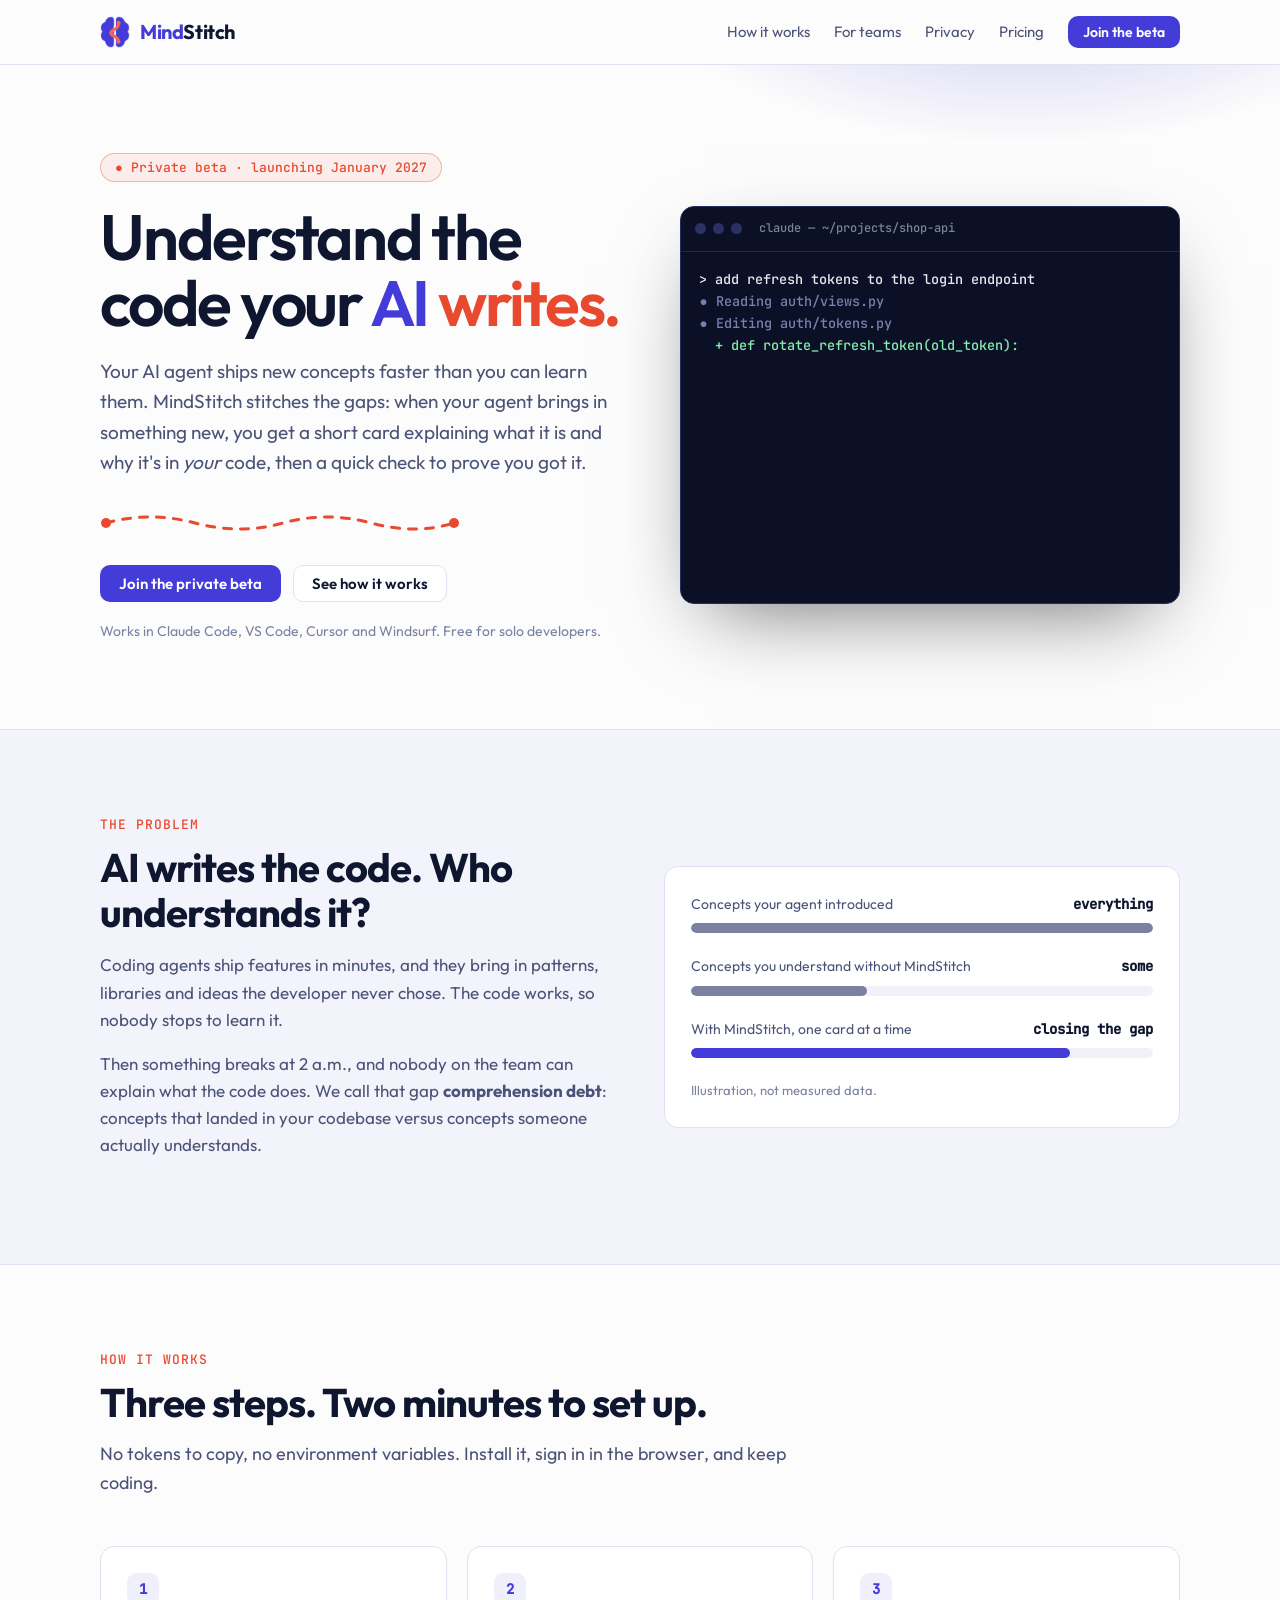
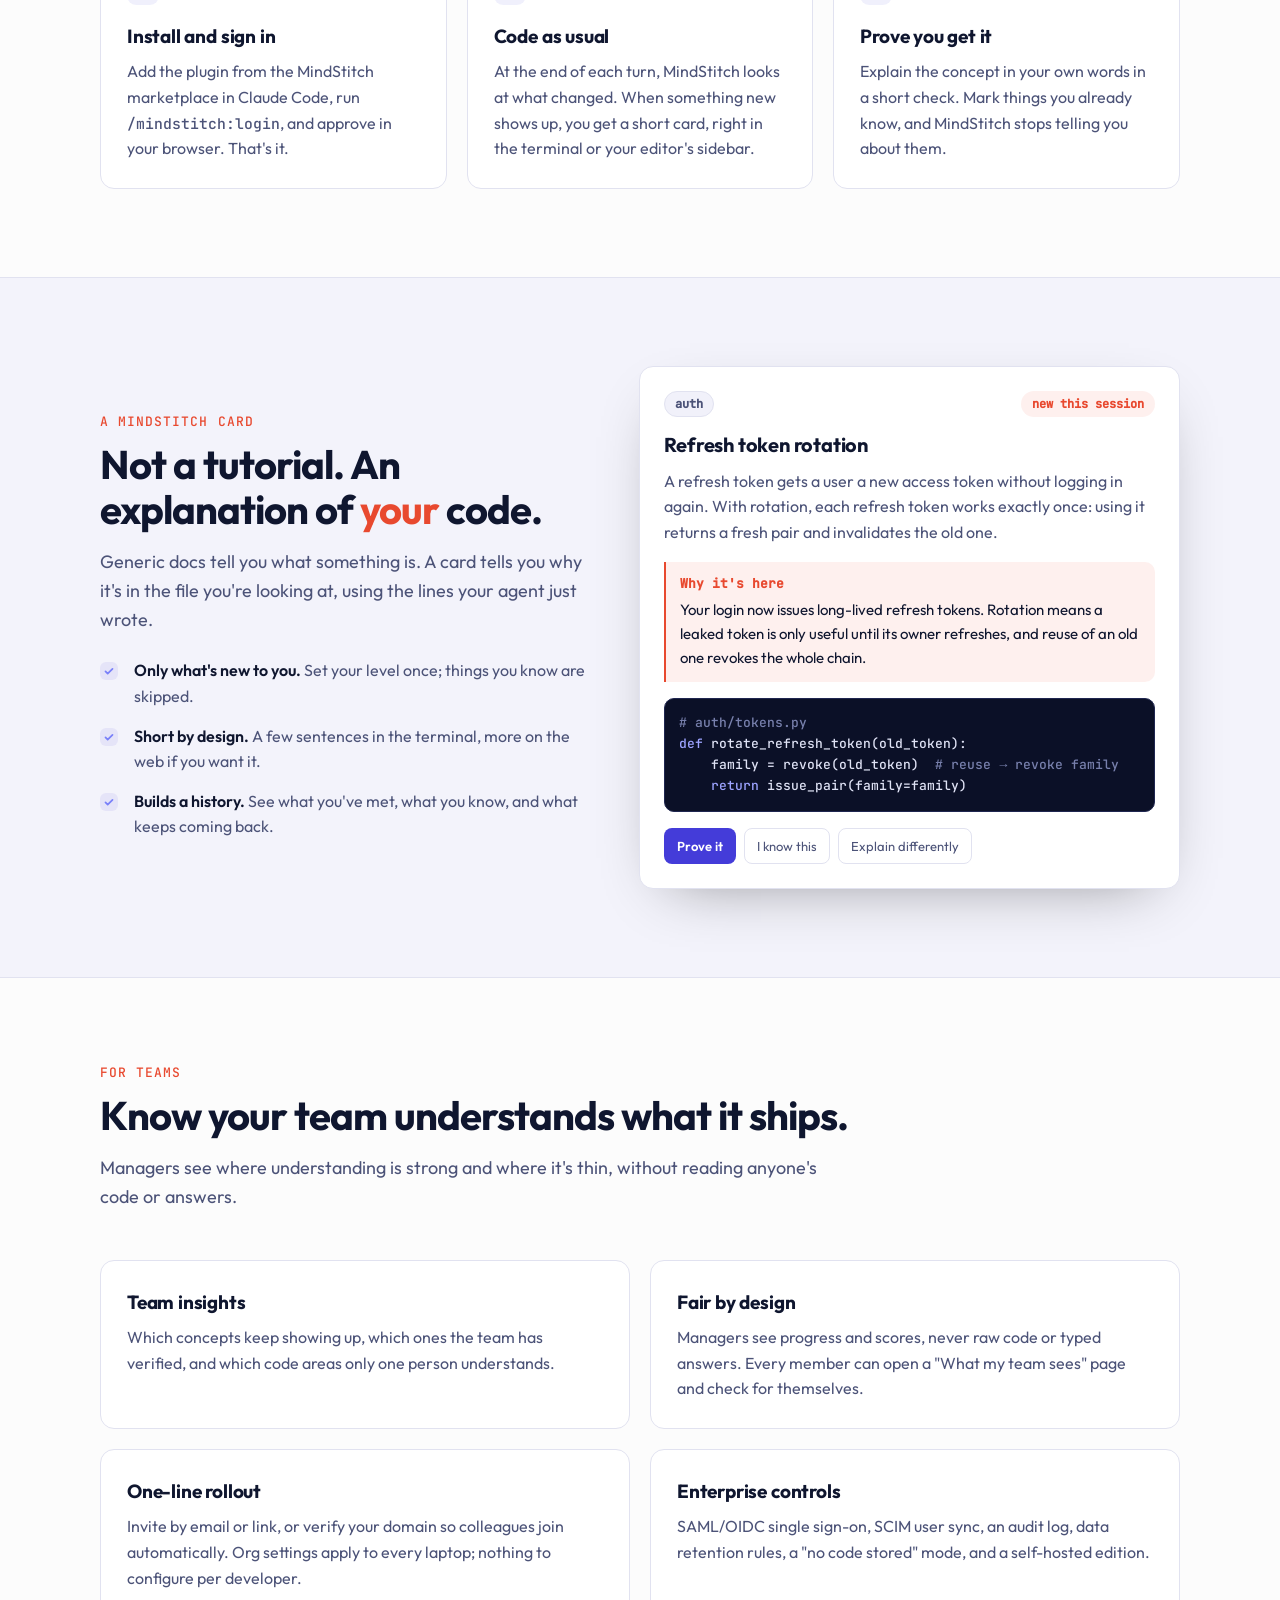
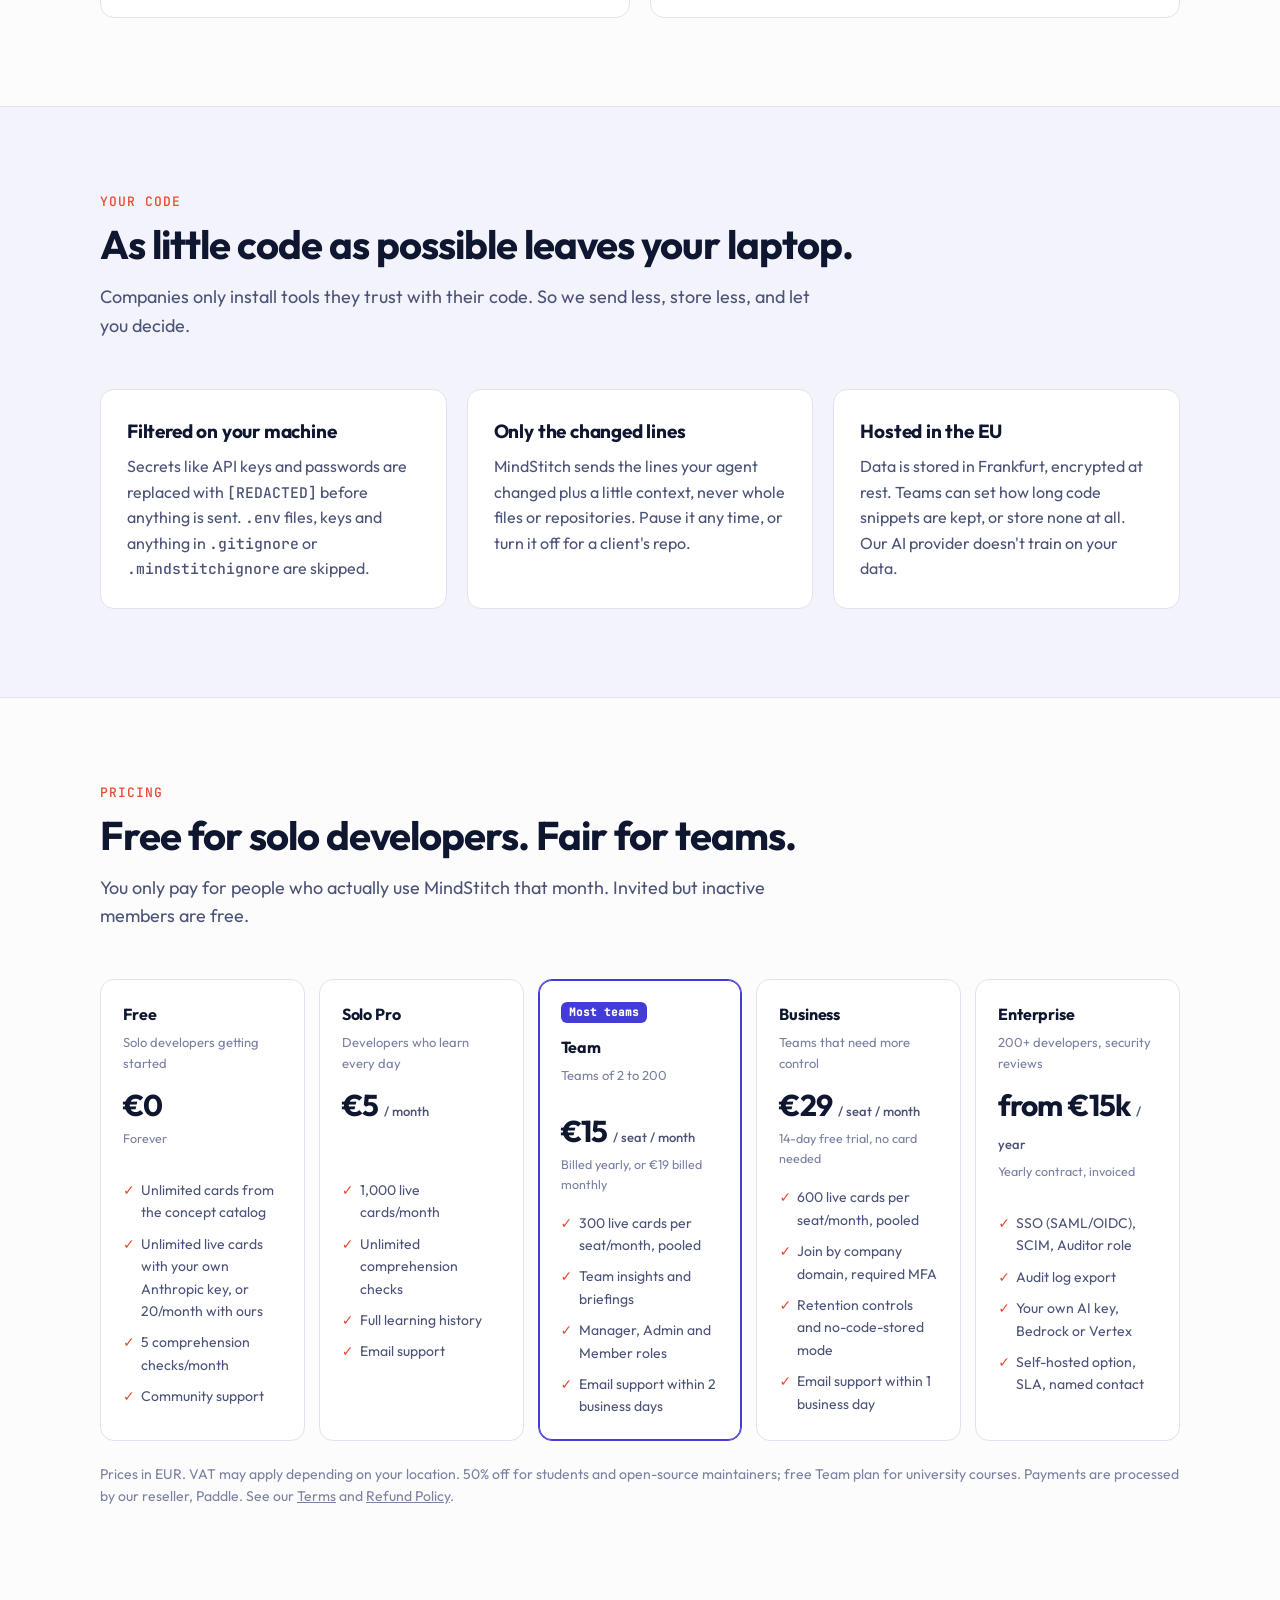
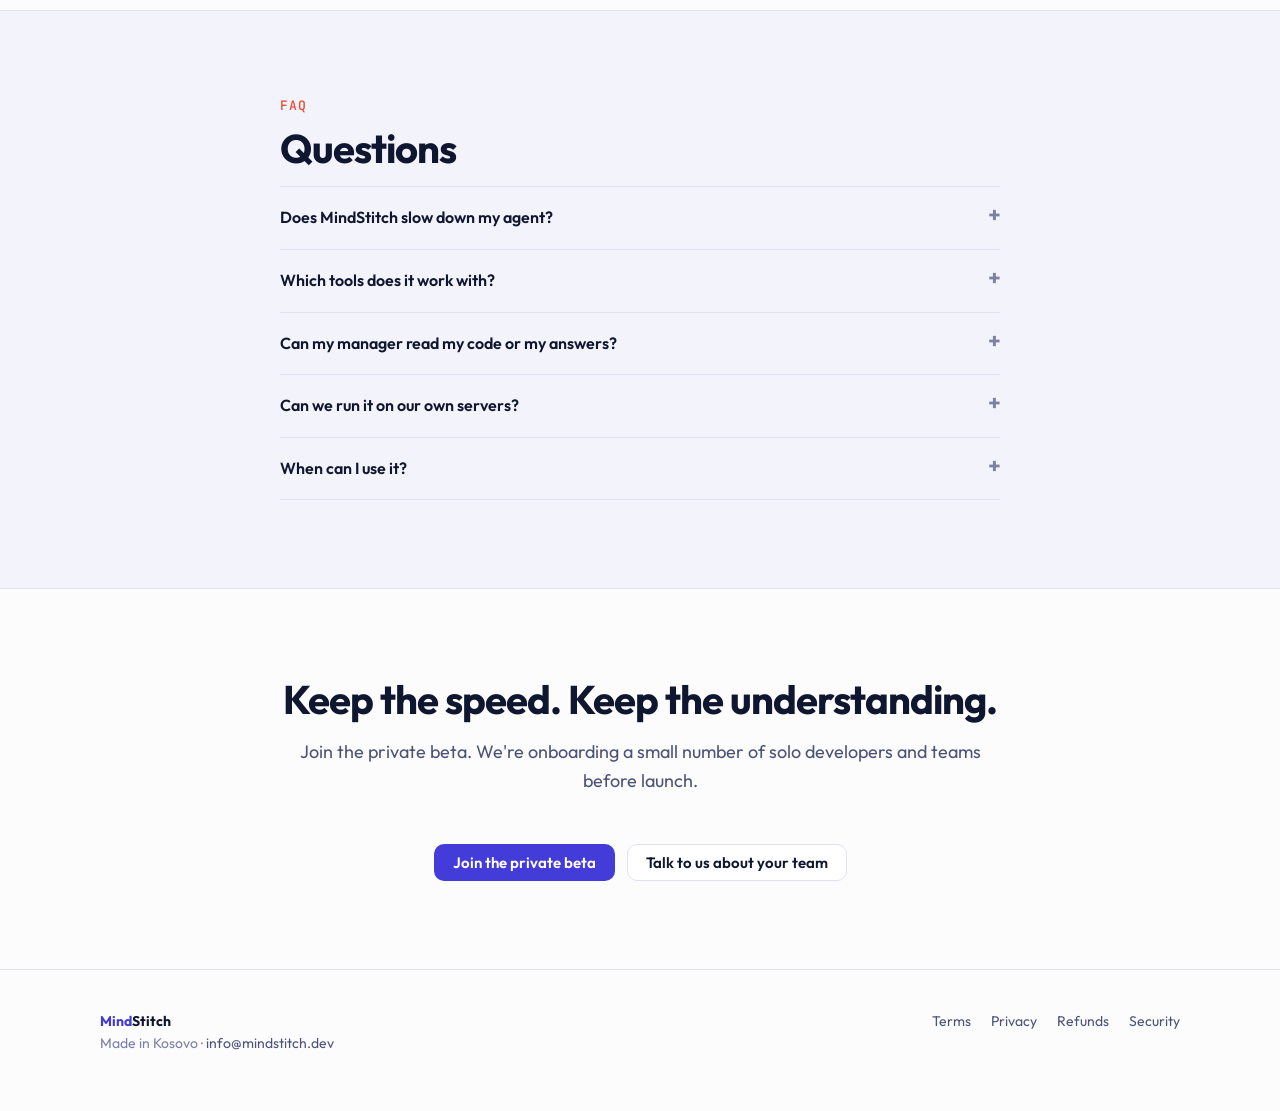
<file: index.html>
<!doctype html>
<html lang="en">
<head>
  <meta charset="utf-8">
  <meta name="viewport" content="width=device-width, initial-scale=1">
  <title>MindStitch: understand the code your AI writes</title>
  <meta name="description" content="MindStitch is a Claude Code plugin and VS Code extension that explains the new concepts your AI coding agent introduces, in your own code, while it builds. Launching January 2027.">
  <link rel="icon" type="image/png" href="/favicon.png">
  <link rel="apple-touch-icon" href="/apple-touch-icon.png">
  <meta name="theme-color" content="#0F162F">
  <link rel="canonical" href="https://mindstitch.dev/">
  <meta property="og:title" content="MindStitch: understand the code your AI writes">
  <meta property="og:description" content="Understand the code your AI writes. Short explanations of every new concept your coding agent brings in, right where you work.">
  <meta property="og:url" content="https://mindstitch.dev/">
  <meta property="og:type" content="website">
  <meta property="og:image" content="https://mindstitch.dev/assets/og-image.png">
  <meta name="twitter:card" content="summary_large_image">
  <link rel="stylesheet" href="/styles.css">
</head>
<body>

<header class="nav">
  <div class="wrap">
    <a class="brand" href="/" aria-label="MindStitch home">
      <picture>
        <source srcset="/assets/logo-mark-indigo.png" media="(prefers-color-scheme: light)">
        <img src="/assets/logo-mark.png" alt="" width="30" height="31">
      </picture>
      <span class="wm"><span class="m">Mind</span>Stitch</span>
    </a>
    <nav class="nav-links" aria-label="Main">
      <a href="#how">How it works</a>
      <a href="#teams">For teams</a>
      <a href="#privacy">Privacy</a>
      <a href="#pricing">Pricing</a>
      <a class="btn btn-primary" href="mailto:info@mindstitch.dev?subject=MindStitch%20beta%20access">Join the beta</a>
    </nav>
  </div>
</header>

<main>
  <!-- Hero -->
  <section class="hero" aria-labelledby="hero-title">
    <div class="wrap">
      <div>
        <span class="eyebrow">● Private beta · launching January 2027</span>
        <h1 id="hero-title">Understand the code your <span class="l">AI</span> <span class="c">writes.</span></h1>
        <p class="lede">Your AI agent ships new concepts faster than you can learn them. MindStitch stitches the gaps: when your agent brings in something new, you get a short card explaining what it is and why it's in <em>your</em> code, then a quick check to prove you got it.</p>
        <svg class="stitch" viewBox="0 0 360 24" preserveAspectRatio="none" aria-hidden="true"><circle cx="6" cy="12" r="5"/><path d="M6 12 Q 50 0 95 12 T 183 12 T 271 12 T 354 12"/><circle cx="354" cy="12" r="5"/></svg>
        <div class="cta-row" style="margin-top:30px">
          <a class="btn btn-primary" href="mailto:info@mindstitch.dev?subject=MindStitch%20beta%20access">Join the private beta</a>
          <a class="btn" href="#how">See how it works</a>
          <p class="small">Works in Claude Code, VS Code, Cursor and Windsurf. Free for solo developers.</p>
        </div>
      </div>

      <div class="terminal" role="img" aria-label="A Claude Code session: the agent adds refresh token rotation to a login API, and a MindStitch card appears explaining refresh token rotation.">
        <div class="term-bar"><span></span><span></span><span></span><b>claude — ~/projects/shop-api</b></div>
        <div class="term-body" id="term" aria-hidden="true">
<div class="t-line t-user">&gt; add refresh tokens to the login endpoint</div>
<div class="t-line t-dim">● Reading auth/views.py</div>
<div class="t-line t-dim">● Editing auth/tokens.py</div>
<div class="t-line"><span class="t-add">  + def rotate_refresh_token(old_token):</span></div>
<div class="t-line"><span class="t-add">  +     family = revoke(old_token)</span></div>
<div class="t-line"><span class="t-add">  +     return issue_pair(family=family)</span></div>
<div class="t-line t-ok">✓ Done. Login now returns an access + refresh token pair.</div>
<div class="t-line t-card"><span class="t-title">◆ MindStitch · Refresh token rotation</span>
Every time a refresh token is used, it's swapped for a new one and the old one dies. If a stolen token is ever reused, the whole family is revoked.
<span class="t-dim">Here: auth/tokens.py, rotate_refresh_token()</span>
<span class="t-link">Read more &amp; prove it → mindstitch.dev/c/8f2a</span></div>
        </div>
      </div>
    </div>
  </section>

  <!-- Problem -->
  <section class="alt" aria-labelledby="debt-title">
    <div class="wrap debt">
      <div>
        <div class="kicker">The problem</div>
        <h2 id="debt-title">AI writes the code. Who understands it?</h2>
        <p>Coding agents ship features in minutes, and they bring in patterns, libraries and ideas the developer never chose. The code works, so nobody stops to learn it.</p>
        <p>Then something breaks at 2 a.m., and nobody on the team can explain what the code does. We call that gap <strong>comprehension debt</strong>: concepts that landed in your codebase versus concepts someone actually understands.</p>
      </div>
      <div class="meter" aria-label="Illustration of comprehension debt">
        <div class="meter-row"><span>Concepts your agent introduced</span><b>everything</b></div>
        <div class="bar"><i style="width:100%"></i></div>
        <div class="meter-row"><span>Concepts you understand without MindStitch</span><b>some</b></div>
        <div class="bar"><i style="width:38%"></i></div>
        <div class="meter-row"><span>With MindStitch, one card at a time</span><b>closing the gap</b></div>
        <div class="bar accent"><i style="width:82%"></i></div>
        <p class="note">Illustration, not measured data.</p>
      </div>
    </div>
  </section>

  <!-- How it works -->
  <section id="how" aria-labelledby="how-title">
    <div class="wrap">
      <div class="kicker">How it works</div>
      <h2 id="how-title">Three steps. Two minutes to set up.</h2>
      <p class="section-lede">No tokens to copy, no environment variables. Install it, sign in in the browser, and keep coding.</p>
      <div class="grid-3">
        <div class="panel">
          <div class="step-num">1</div>
          <h3>Install and sign in</h3>
          <p>Add the plugin from the MindStitch marketplace in Claude Code, run <code>/mindstitch:login</code>, and approve in your browser. That's it.</p>
        </div>
        <div class="panel">
          <div class="step-num">2</div>
          <h3>Code as usual</h3>
          <p>At the end of each turn, MindStitch looks at what changed. When something new shows up, you get a short card, right in the terminal or your editor's sidebar.</p>
        </div>
        <div class="panel">
          <div class="step-num">3</div>
          <h3>Prove you get it</h3>
          <p>Explain the concept in your own words in a short check. Mark things you already know, and MindStitch stops telling you about them.</p>
        </div>
      </div>
    </div>
  </section>

  <!-- Sample card -->
  <section class="alt" aria-labelledby="card-title">
    <div class="wrap sample">
      <div>
        <div class="kicker">A MindStitch card</div>
        <h2 id="card-title">Not a tutorial. An explanation of <em style="font-style:normal;color:var(--coral)">your</em> code.</h2>
        <p class="section-lede" style="margin-bottom:24px">Generic docs tell you what something is. A card tells you why it's in the file you're looking at, using the lines your agent just wrote.</p>
        <ul class="checklist">
          <li><span><b>Only what's new to you.</b> Set your level once; things you know are skipped.</span></li>
          <li><span><b>Short by design.</b> A few sentences in the terminal, more on the web if you want it.</span></li>
          <li><span><b>Builds a history.</b> See what you've met, what you know, and what keeps coming back.</span></li>
        </ul>
      </div>
      <article class="card" aria-label="Example card: Refresh token rotation">
        <div class="card-head">
          <span class="chip">auth</span>
          <span class="chip new">new this session</span>
        </div>
        <h3>Refresh token rotation</h3>
        <p>A refresh token gets a user a new access token without logging in again. With rotation, each refresh token works exactly once: using it returns a fresh pair and invalidates the old one.</p>
        <div class="why">
          <strong>Why it's here</strong>
          <p>Your login now issues long-lived refresh tokens. Rotation means a leaked token is only useful until its owner refreshes, and reuse of an old one revokes the whole chain.</p>
        </div>
<pre class="snippet"><span class="c"># auth/tokens.py</span>
<span class="k">def</span> rotate_refresh_token(old_token):
    family = revoke(old_token)  <span class="c"># reuse → revoke family</span>
    <span class="k">return</span> issue_pair(family=family)</pre>
        <div class="card-actions">
          <span class="primary">Prove it</span>
          <span>I know this</span>
          <span>Explain differently</span>
        </div>
      </article>
    </div>
  </section>

  <!-- Teams -->
  <section id="teams" aria-labelledby="teams-title">
    <div class="wrap">
      <div class="kicker">For teams</div>
      <h2 id="teams-title">Know your team understands what it ships.</h2>
      <p class="section-lede">Managers see where understanding is strong and where it's thin, without reading anyone's code or answers.</p>
      <div class="grid-2">
        <div class="panel">
          <h3>Team insights</h3>
          <p>Which concepts keep showing up, which ones the team has verified, and which code areas only one person understands.</p>
        </div>
        <div class="panel">
          <h3>Fair by design</h3>
          <p>Managers see progress and scores, never raw code or typed answers. Every member can open a "What my team sees" page and check for themselves.</p>
        </div>
        <div class="panel">
          <h3>One-line rollout</h3>
          <p>Invite by email or link, or verify your domain so colleagues join automatically. Org settings apply to every laptop; nothing to configure per developer.</p>
        </div>
        <div class="panel">
          <h3>Enterprise controls</h3>
          <p>SAML/OIDC single sign-on, SCIM user sync, an audit log, data retention rules, a "no code stored" mode, and a self-hosted edition.</p>
        </div>
      </div>
    </div>
  </section>

  <!-- Privacy -->
  <section id="privacy" class="alt" aria-labelledby="privacy-title">
    <div class="wrap">
      <div class="kicker">Your code</div>
      <h2 id="privacy-title">As little code as possible leaves your laptop.</h2>
      <p class="section-lede">Companies only install tools they trust with their code. So we send less, store less, and let you decide.</p>
      <div class="grid-3">
        <div class="panel">
          <h3>Filtered on your machine</h3>
          <p>Secrets like API keys and passwords are replaced with <code>[REDACTED]</code> before anything is sent. <code>.env</code> files, keys and anything in <code>.gitignore</code> or <code>.mindstitchignore</code> are skipped.</p>
        </div>
        <div class="panel">
          <h3>Only the changed lines</h3>
          <p>MindStitch sends the lines your agent changed plus a little context, never whole files or repositories. Pause it any time, or turn it off for a client's repo.</p>
        </div>
        <div class="panel">
          <h3>Hosted in the EU</h3>
          <p>Data is stored in Frankfurt, encrypted at rest. Teams can set how long code snippets are kept, or store none at all. Our AI provider doesn't train on your data.</p>
        </div>
      </div>
    </div>
  </section>

  <!-- Pricing -->
  <section id="pricing" aria-labelledby="pricing-title">
    <div class="wrap">
      <div class="kicker">Pricing</div>
      <h2 id="pricing-title">Free for solo developers. Fair for teams.</h2>
      <p class="section-lede">You only pay for people who actually use MindStitch that month. Invited but inactive members are free.</p>
      <div class="pricing">
        <div class="plan">
          <h3>Free</h3>
          <p class="who">Solo developers getting started</p>
          <div class="price">€0</div>
          <p class="price-note">Forever</p>
          <ul>
            <li>Unlimited cards from the concept catalog</li>
            <li>Unlimited live cards with your own Anthropic key, or 20/month with ours</li>
            <li>5 comprehension checks/month</li>
            <li>Community support</li>
          </ul>
        </div>
        <div class="plan">
          <h3>Solo Pro</h3>
          <p class="who">Developers who learn every day</p>
          <div class="price">€5 <small>/ month</small></div>
          <p class="price-note">&nbsp;</p>
          <ul>
            <li>1,000 live cards/month</li>
            <li>Unlimited comprehension checks</li>
            <li>Full learning history</li>
            <li>Email support</li>
          </ul>
        </div>
        <div class="plan featured">
          <span class="badge">Most teams</span>
          <h3>Team</h3>
          <p class="who">Teams of 2 to 200</p>
          <div class="price">€15 <small>/ seat / month</small></div>
          <p class="price-note">Billed yearly, or €19 billed monthly</p>
          <ul>
            <li>300 live cards per seat/month, pooled</li>
            <li>Team insights and briefings</li>
            <li>Manager, Admin and Member roles</li>
            <li>Email support within 2 business days</li>
          </ul>
        </div>
        <div class="plan">
          <h3>Business</h3>
          <p class="who">Teams that need more control</p>
          <div class="price">€29 <small>/ seat / month</small></div>
          <p class="price-note">14-day free trial, no card needed</p>
          <ul>
            <li>600 live cards per seat/month, pooled</li>
            <li>Join by company domain, required MFA</li>
            <li>Retention controls and no-code-stored mode</li>
            <li>Email support within 1 business day</li>
          </ul>
        </div>
        <div class="plan">
          <h3>Enterprise</h3>
          <p class="who">200+ developers, security reviews</p>
          <div class="price">from €15k <small>/ year</small></div>
          <p class="price-note">Yearly contract, invoiced</p>
          <ul>
            <li>SSO (SAML/OIDC), SCIM, Auditor role</li>
            <li>Audit log export</li>
            <li>Your own AI key, Bedrock or Vertex</li>
            <li>Self-hosted option, SLA, named contact</li>
          </ul>
        </div>
      </div>
      <p class="pricing-foot">Prices in EUR. VAT may apply depending on your location. 50% off for students and open-source maintainers; free Team plan for university courses. Payments are processed by our reseller, Paddle. See our <a href="terms.html">Terms</a> and <a href="refund.html">Refund Policy</a>.</p>
    </div>
  </section>

  <!-- FAQ -->
  <section class="alt" aria-labelledby="faq-title">
    <div class="wrap narrow">
      <div class="kicker">FAQ</div>
      <h2 id="faq-title">Questions</h2>
      <details>
        <summary>Does MindStitch slow down my agent?</summary>
        <p>No. The plugin collects changes locally and sends them once at the end of a turn, in well under a second. If MindStitch is unreachable, your session carries on and events are sent later.</p>
      </details>
      <details>
        <summary>Which tools does it work with?</summary>
        <p>At launch: Claude Code (plugin) and VS Code, Cursor, Windsurf and VSCodium (extension). Support for other coding agents with hooks is planned.</p>
      </details>
      <details>
        <summary>Can my manager read my code or my answers?</summary>
        <p>No. Managers see which concepts you've met and your check scores. They never see code snippets, and they only see a typed answer if it's flagged for review.</p>
      </details>
      <details>
        <summary>Can we run it on our own servers?</summary>
        <p>Yes, on the Enterprise plan. The self-hosted edition is the same software we run, packaged for Docker Compose or Kubernetes, and it can work fully offline with catalog-only cards.</p>
      </details>
      <details>
        <summary>When can I use it?</summary>
        <p>We're in private beta now and launching publicly in January 2027. Email us to get early access.</p>
      </details>
    </div>
  </section>

  <!-- Final CTA -->
  <section class="final" aria-labelledby="final-title">
    <div class="wrap">
      <h2 id="final-title">Keep the speed. Keep the understanding.</h2>
      <p class="section-lede">Join the private beta. We're onboarding a small number of solo developers and teams before launch.</p>
      <div class="cta-row">
        <a class="btn btn-primary" href="mailto:info@mindstitch.dev?subject=MindStitch%20beta%20access">Join the private beta</a>
        <a class="btn" href="mailto:info@mindstitch.dev?subject=MindStitch%20for%20my%20team">Talk to us about your team</a>
      </div>
    </div>
  </section>
</main>

<footer>
  <div class="wrap">
    <div>
      <strong style="color:var(--text)"><span style="color:var(--brand)">Mind</span>Stitch</strong><br>
      Made in Kosovo · <a href="mailto:info@mindstitch.dev">info@mindstitch.dev</a>
    </div>
    <nav aria-label="Legal">
      <a href="terms.html">Terms</a>
      <a href="privacy.html">Privacy</a>
      <a href="refund.html">Refunds</a>
      <a href="/.well-known/security.txt">Security</a>
    </nav>
  </div>
</footer>

<script>
  // Reveal the terminal lines one by one, then loop. Respects reduced motion.
  (function () {
    var lines = Array.prototype.slice.call(document.querySelectorAll('#term .t-line'));
    var reduce = window.matchMedia && window.matchMedia('(prefers-reduced-motion: reduce)').matches;
    if (reduce) { lines.forEach(function (l) { l.classList.add('on'); }); return; }
    var delays = [300, 900, 600, 350, 250, 250, 700, 1100];
    function run() {
      lines.forEach(function (l) { l.classList.remove('on'); });
      var t = 0;
      lines.forEach(function (l, i) { t += delays[i] || 400; setTimeout(function () { l.classList.add('on'); }, t); });
      setTimeout(run, t + 6500);
    }
    run();
  })();
</script>
</body>
</html>
</file>
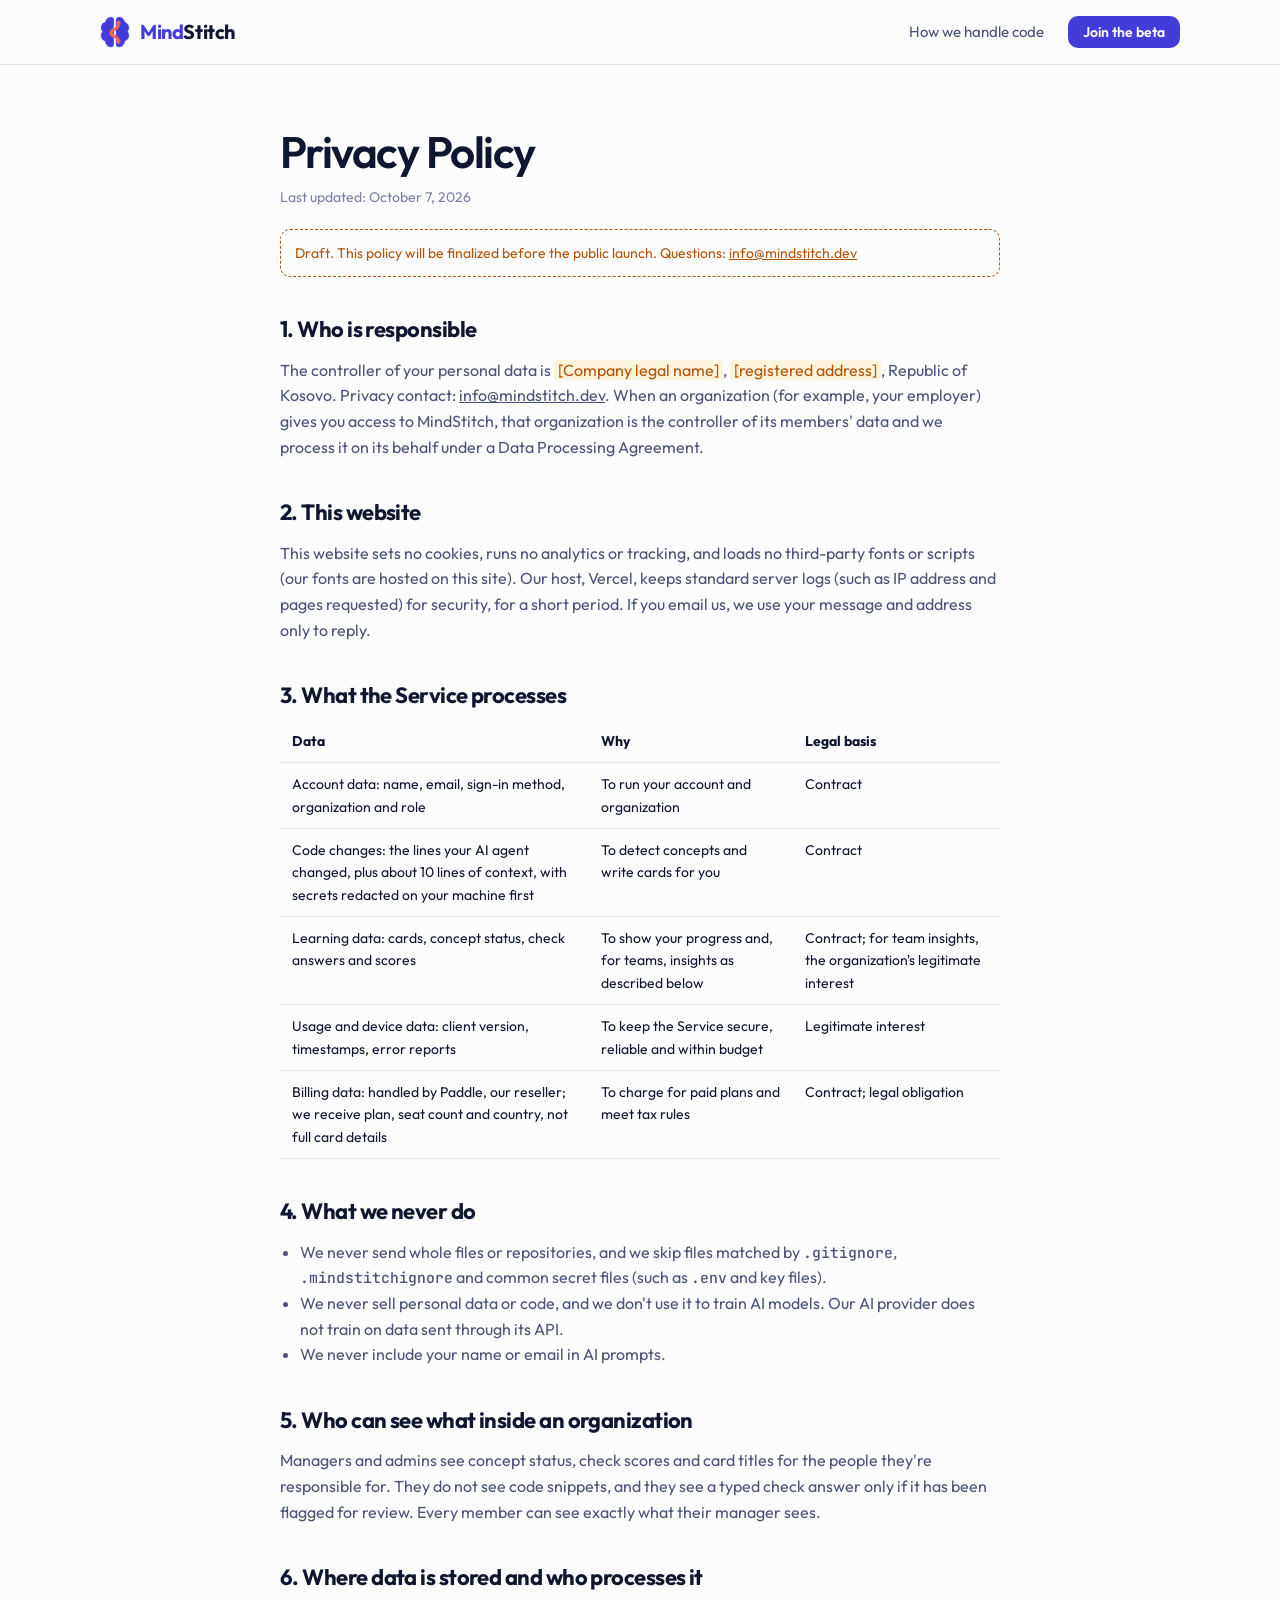
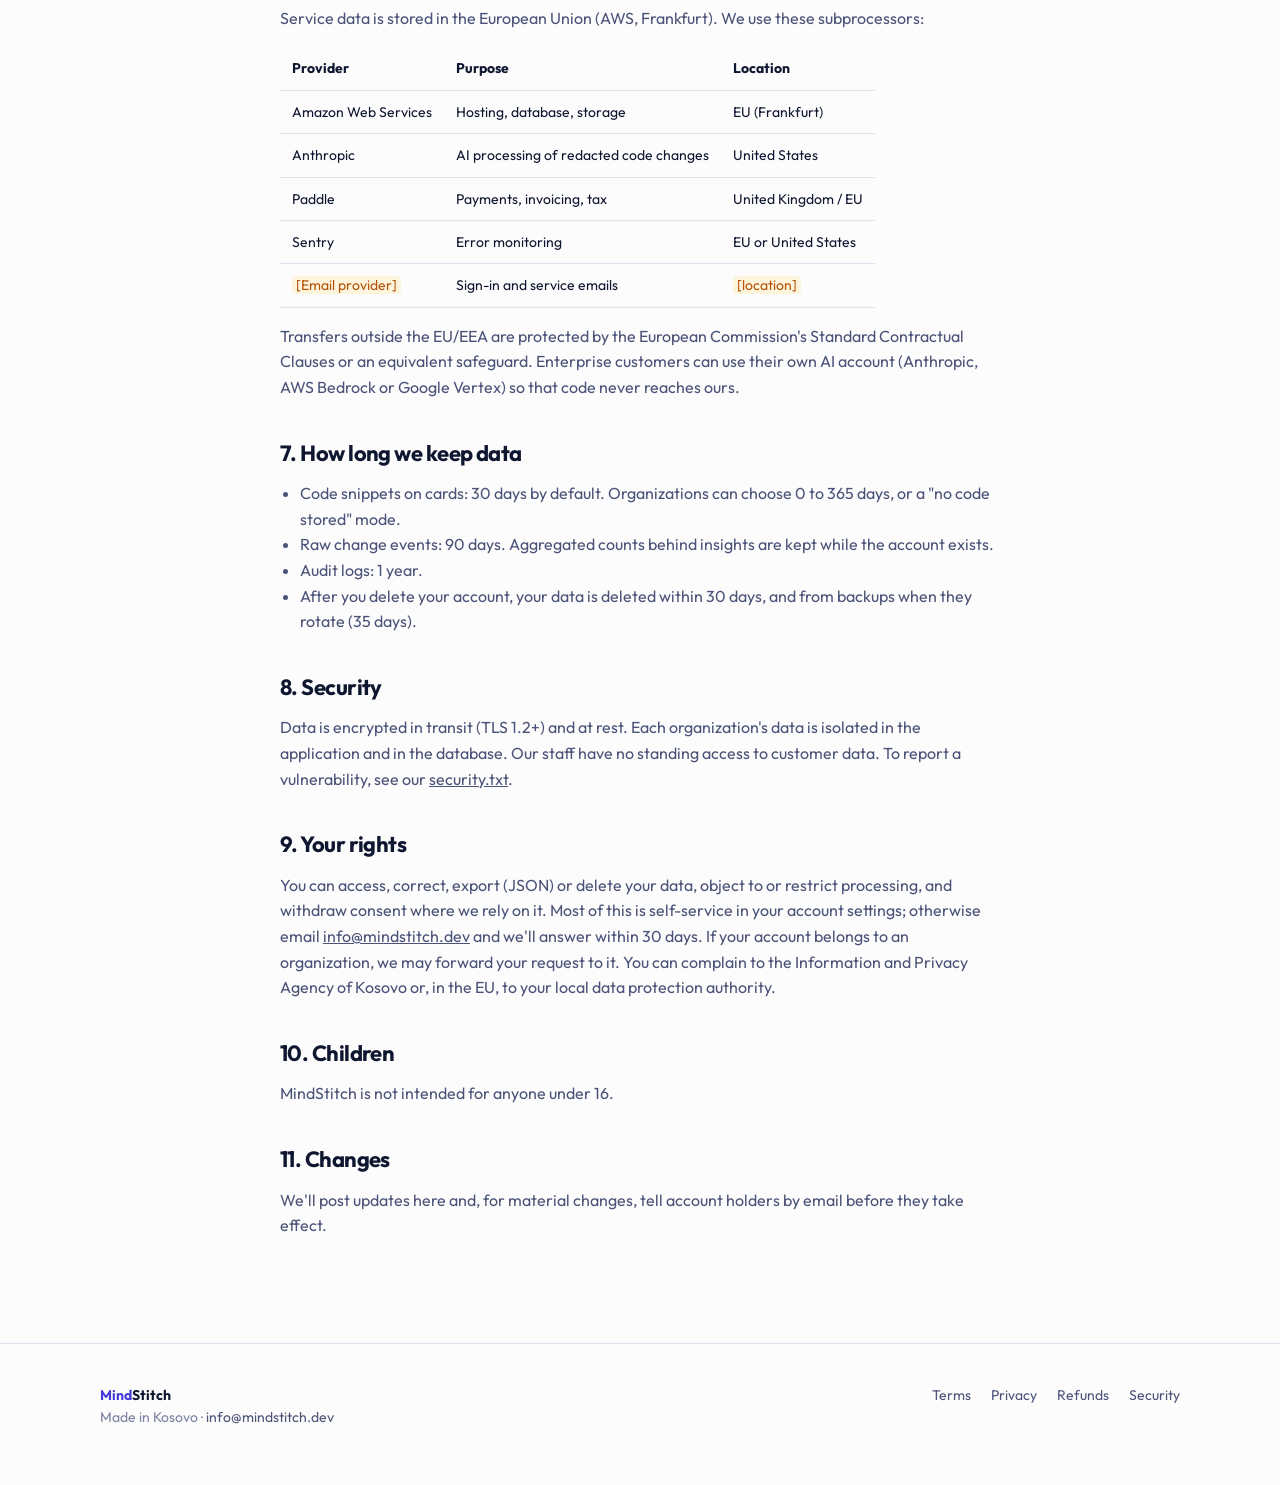
<file: privacy.html>
<!doctype html>
<html lang="en">
<head>
  <meta charset="utf-8">
  <meta name="viewport" content="width=device-width, initial-scale=1">
  <title>Privacy Policy · MindStitch</title>
  <meta name="description" content="How MindStitch collects, uses and protects personal data and code.">
  <link rel="icon" type="image/png" href="/favicon.png">
  <link rel="apple-touch-icon" href="/apple-touch-icon.png">
  <meta name="theme-color" content="#0F162F">
  <link rel="stylesheet" href="/styles.css">
</head>
<body>
<header class="nav">
  <div class="wrap">
    <a class="brand" href="/" aria-label="MindStitch home">
      <picture>
        <source srcset="/assets/logo-mark-indigo.png" media="(prefers-color-scheme: light)">
        <img src="/assets/logo-mark.png" alt="" width="30" height="31">
      </picture>
      <span class="wm"><span class="m">Mind</span>Stitch</span>
    </a>
    <nav class="nav-links" aria-label="Main"><a href="/#privacy">How we handle code</a><a class="btn btn-primary" href="mailto:info@mindstitch.dev?subject=MindStitch%20beta%20access">Join the beta</a></nav>
  </div>
</header>

<main class="legal">
  <div class="wrap narrow">
    <h1>Privacy Policy</h1>
    <p class="updated">Last updated: October 7, 2026</p>
    <!-- DRAFT: remove this box after a lawyer has reviewed the text and the placeholders are filled. -->
    <div class="draft">Draft. This policy will be finalized before the public launch. Questions: <a href="mailto:info@mindstitch.dev">info@mindstitch.dev</a></div>

    <h2>1. Who is responsible</h2>
    <p>The controller of your personal data is <span class="ph">[Company legal name]</span>, <span class="ph">[registered address]</span>, Republic of Kosovo. Privacy contact: <a href="mailto:info@mindstitch.dev">info@mindstitch.dev</a>. When an organization (for example, your employer) gives you access to MindStitch, that organization is the controller of its members' data and we process it on its behalf under a Data Processing Agreement.</p>

    <h2>2. This website</h2>
    <p>This website sets no cookies, runs no analytics or tracking, and loads no third-party fonts or scripts (our fonts are hosted on this site). Our host, Vercel, keeps standard server logs (such as IP address and pages requested) for security, for a short period. If you email us, we use your message and address only to reply.</p>

    <h2>3. What the Service processes</h2>
    <table>
      <thead><tr><th>Data</th><th>Why</th><th>Legal basis</th></tr></thead>
      <tbody>
        <tr><td>Account data: name, email, sign-in method, organization and role</td><td>To run your account and organization</td><td>Contract</td></tr>
        <tr><td>Code changes: the lines your AI agent changed, plus about 10 lines of context, with secrets redacted on your machine first</td><td>To detect concepts and write cards for you</td><td>Contract</td></tr>
        <tr><td>Learning data: cards, concept status, check answers and scores</td><td>To show your progress and, for teams, insights as described below</td><td>Contract; for team insights, the organization's legitimate interest</td></tr>
        <tr><td>Usage and device data: client version, timestamps, error reports</td><td>To keep the Service secure, reliable and within budget</td><td>Legitimate interest</td></tr>
        <tr><td>Billing data: handled by Paddle, our reseller; we receive plan, seat count and country, not full card details</td><td>To charge for paid plans and meet tax rules</td><td>Contract; legal obligation</td></tr>
      </tbody>
    </table>

    <h2>4. What we never do</h2>
    <ul>
      <li>We never send whole files or repositories, and we skip files matched by <code>.gitignore</code>, <code>.mindstitchignore</code> and common secret files (such as <code>.env</code> and key files).</li>
      <li>We never sell personal data or code, and we don't use it to train AI models. Our AI provider does not train on data sent through its API.</li>
      <li>We never include your name or email in AI prompts.</li>
    </ul>

    <h2>5. Who can see what inside an organization</h2>
    <p>Managers and admins see concept status, check scores and card titles for the people they're responsible for. They do not see code snippets, and they see a typed check answer only if it has been flagged for review. Every member can see exactly what their manager sees.</p>

    <h2>6. Where data is stored and who processes it</h2>
    <p>Service data is stored in the European Union (AWS, Frankfurt). We use these subprocessors:</p>
    <table>
      <thead><tr><th>Provider</th><th>Purpose</th><th>Location</th></tr></thead>
      <tbody>
        <tr><td>Amazon Web Services</td><td>Hosting, database, storage</td><td>EU (Frankfurt)</td></tr>
        <tr><td>Anthropic</td><td>AI processing of redacted code changes</td><td>United States</td></tr>
        <tr><td>Paddle</td><td>Payments, invoicing, tax</td><td>United Kingdom / EU</td></tr>
        <tr><td>Sentry</td><td>Error monitoring</td><td>EU or United States</td></tr>
        <tr><td><span class="ph">[Email provider]</span></td><td>Sign-in and service emails</td><td><span class="ph">[location]</span></td></tr>
      </tbody>
    </table>
    <p>Transfers outside the EU/EEA are protected by the European Commission's Standard Contractual Clauses or an equivalent safeguard. Enterprise customers can use their own AI account (Anthropic, AWS Bedrock or Google Vertex) so that code never reaches ours.</p>

    <h2>7. How long we keep data</h2>
    <ul>
      <li>Code snippets on cards: 30 days by default. Organizations can choose 0 to 365 days, or a "no code stored" mode.</li>
      <li>Raw change events: 90 days. Aggregated counts behind insights are kept while the account exists.</li>
      <li>Audit logs: 1 year.</li>
      <li>After you delete your account, your data is deleted within 30 days, and from backups when they rotate (35 days).</li>
    </ul>

    <h2>8. Security</h2>
    <p>Data is encrypted in transit (TLS 1.2+) and at rest. Each organization's data is isolated in the application and in the database. Our staff have no standing access to customer data. To report a vulnerability, see our <a href="/.well-known/security.txt">security.txt</a>.</p>

    <h2>9. Your rights</h2>
    <p>You can access, correct, export (JSON) or delete your data, object to or restrict processing, and withdraw consent where we rely on it. Most of this is self-service in your account settings; otherwise email <a href="mailto:info@mindstitch.dev">info@mindstitch.dev</a> and we'll answer within 30 days. If your account belongs to an organization, we may forward your request to it. You can complain to the Information and Privacy Agency of Kosovo or, in the EU, to your local data protection authority.</p>

    <h2>10. Children</h2>
    <p>MindStitch is not intended for anyone under 16.</p>

    <h2>11. Changes</h2>
    <p>We'll post updates here and, for material changes, tell account holders by email before they take effect.</p>
  </div>
</main>

<footer>
  <div class="wrap">
    <div><strong style="color:var(--text)"><span style="color:var(--brand)">Mind</span>Stitch</strong><br>Made in Kosovo · <a href="mailto:info@mindstitch.dev">info@mindstitch.dev</a></div>
    <nav aria-label="Legal"><a href="terms.html">Terms</a><a href="privacy.html">Privacy</a><a href="refund.html">Refunds</a><a href="/.well-known/security.txt">Security</a></nav>
  </div>
</footer>
</body>
</html>
</file>
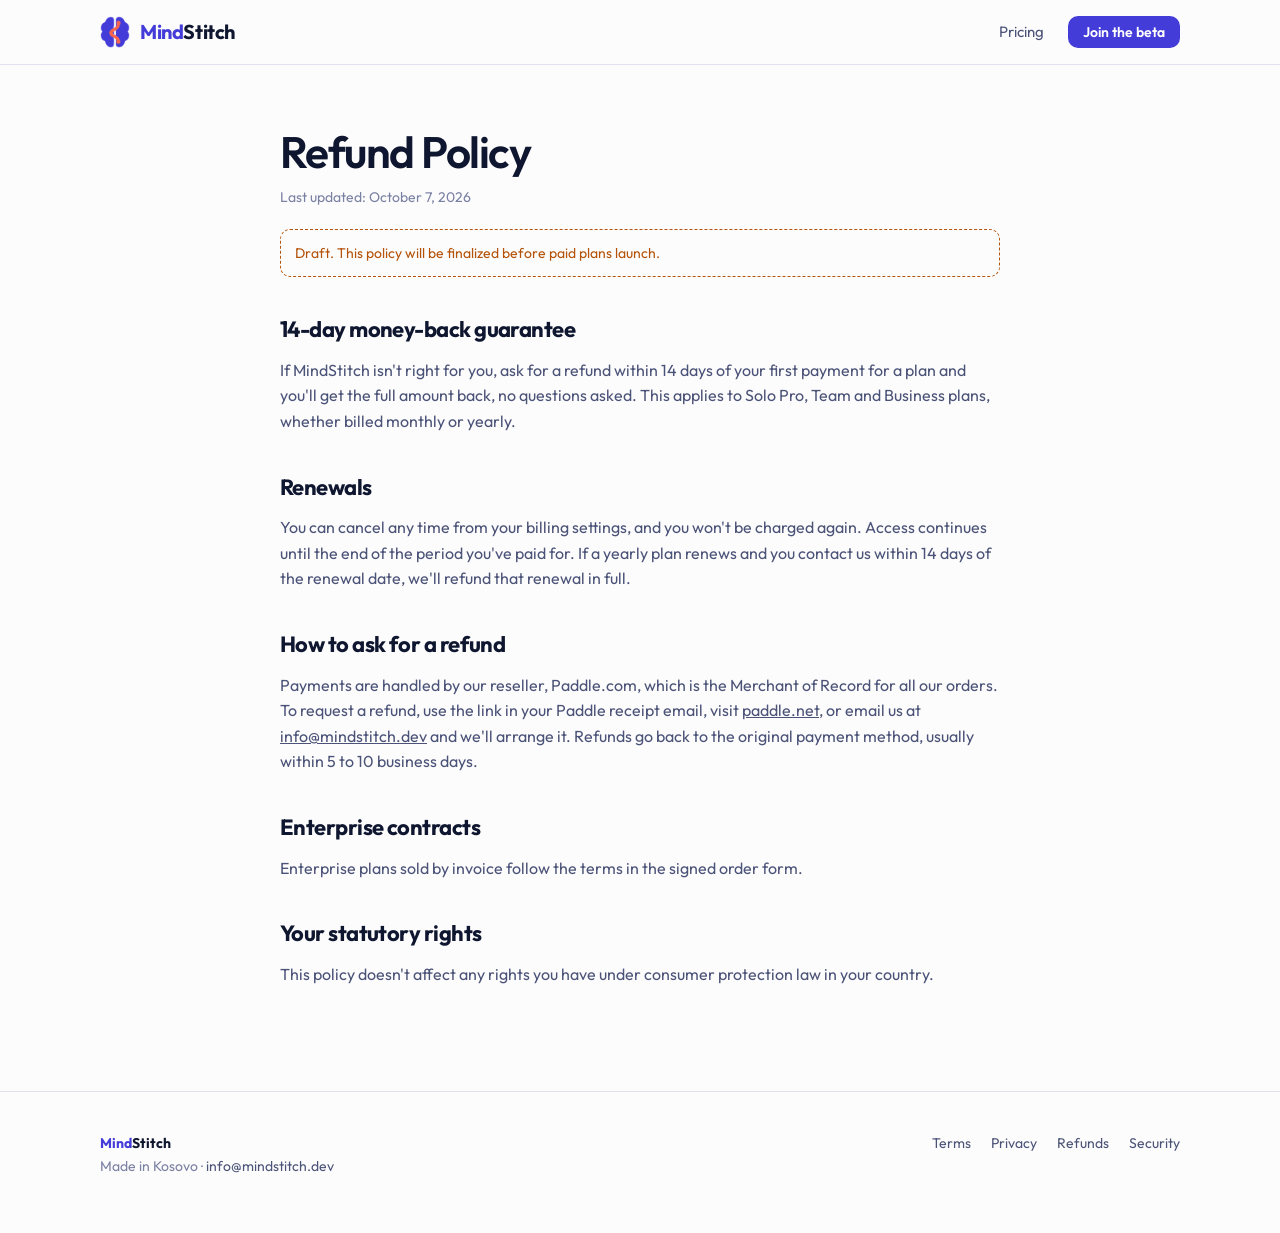
<file: refund.html>
<!doctype html>
<html lang="en">
<head>
  <meta charset="utf-8">
  <meta name="viewport" content="width=device-width, initial-scale=1">
  <title>Refund Policy · MindStitch</title>
  <meta name="description" content="MindStitch refund and cancellation policy.">
  <link rel="icon" type="image/png" href="/favicon.png">
  <link rel="apple-touch-icon" href="/apple-touch-icon.png">
  <meta name="theme-color" content="#0F162F">
  <link rel="stylesheet" href="/styles.css">
</head>
<body>
<header class="nav">
  <div class="wrap">
    <a class="brand" href="/" aria-label="MindStitch home">
      <picture>
        <source srcset="/assets/logo-mark-indigo.png" media="(prefers-color-scheme: light)">
        <img src="/assets/logo-mark.png" alt="" width="30" height="31">
      </picture>
      <span class="wm"><span class="m">Mind</span>Stitch</span>
    </a>
    <nav class="nav-links" aria-label="Main"><a href="/#pricing">Pricing</a><a class="btn btn-primary" href="mailto:info@mindstitch.dev?subject=MindStitch%20beta%20access">Join the beta</a></nav>
  </div>
</header>

<main class="legal">
  <div class="wrap narrow">
    <h1>Refund Policy</h1>
    <p class="updated">Last updated: October 7, 2026</p>
    <!-- DRAFT: confirm the refund window with the team before paid plans launch. -->
    <div class="draft">Draft. This policy will be finalized before paid plans launch.</div>

    <h2>14-day money-back guarantee</h2>
    <p>If MindStitch isn't right for you, ask for a refund within 14 days of your first payment for a plan and you'll get the full amount back, no questions asked. This applies to Solo Pro, Team and Business plans, whether billed monthly or yearly.</p>

    <h2>Renewals</h2>
    <p>You can cancel any time from your billing settings, and you won't be charged again. Access continues until the end of the period you've paid for. If a yearly plan renews and you contact us within 14 days of the renewal date, we'll refund that renewal in full.</p>

    <h2>How to ask for a refund</h2>
    <p>Payments are handled by our reseller, Paddle.com, which is the Merchant of Record for all our orders. To request a refund, use the link in your Paddle receipt email, visit <a href="https://paddle.net" rel="noopener">paddle.net</a>, or email us at <a href="mailto:info@mindstitch.dev">info@mindstitch.dev</a> and we'll arrange it. Refunds go back to the original payment method, usually within 5 to 10 business days.</p>

    <h2>Enterprise contracts</h2>
    <p>Enterprise plans sold by invoice follow the terms in the signed order form.</p>

    <h2>Your statutory rights</h2>
    <p>This policy doesn't affect any rights you have under consumer protection law in your country.</p>
  </div>
</main>

<footer>
  <div class="wrap">
    <div><strong style="color:var(--text)"><span style="color:var(--brand)">Mind</span>Stitch</strong><br>Made in Kosovo · <a href="mailto:info@mindstitch.dev">info@mindstitch.dev</a></div>
    <nav aria-label="Legal"><a href="terms.html">Terms</a><a href="privacy.html">Privacy</a><a href="refund.html">Refunds</a><a href="/.well-known/security.txt">Security</a></nav>
  </div>
</footer>
</body>
</html>
</file>
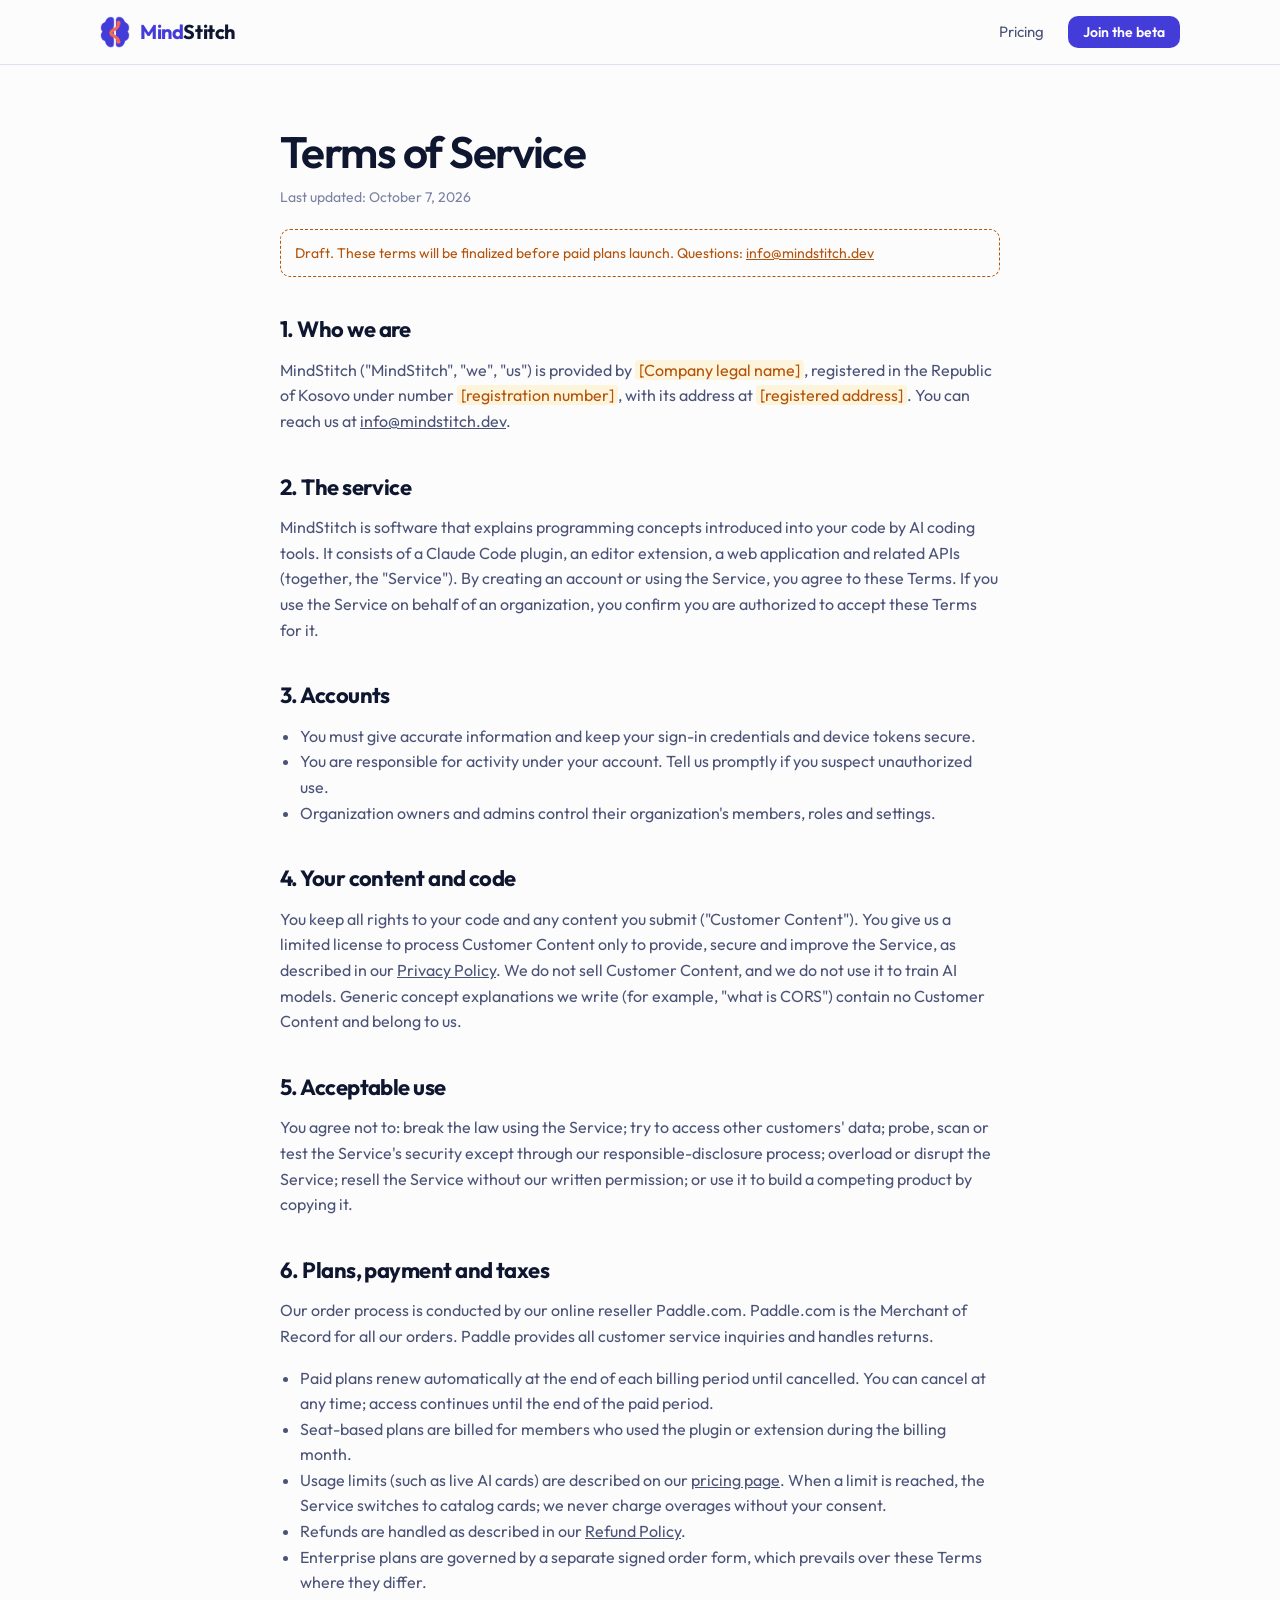
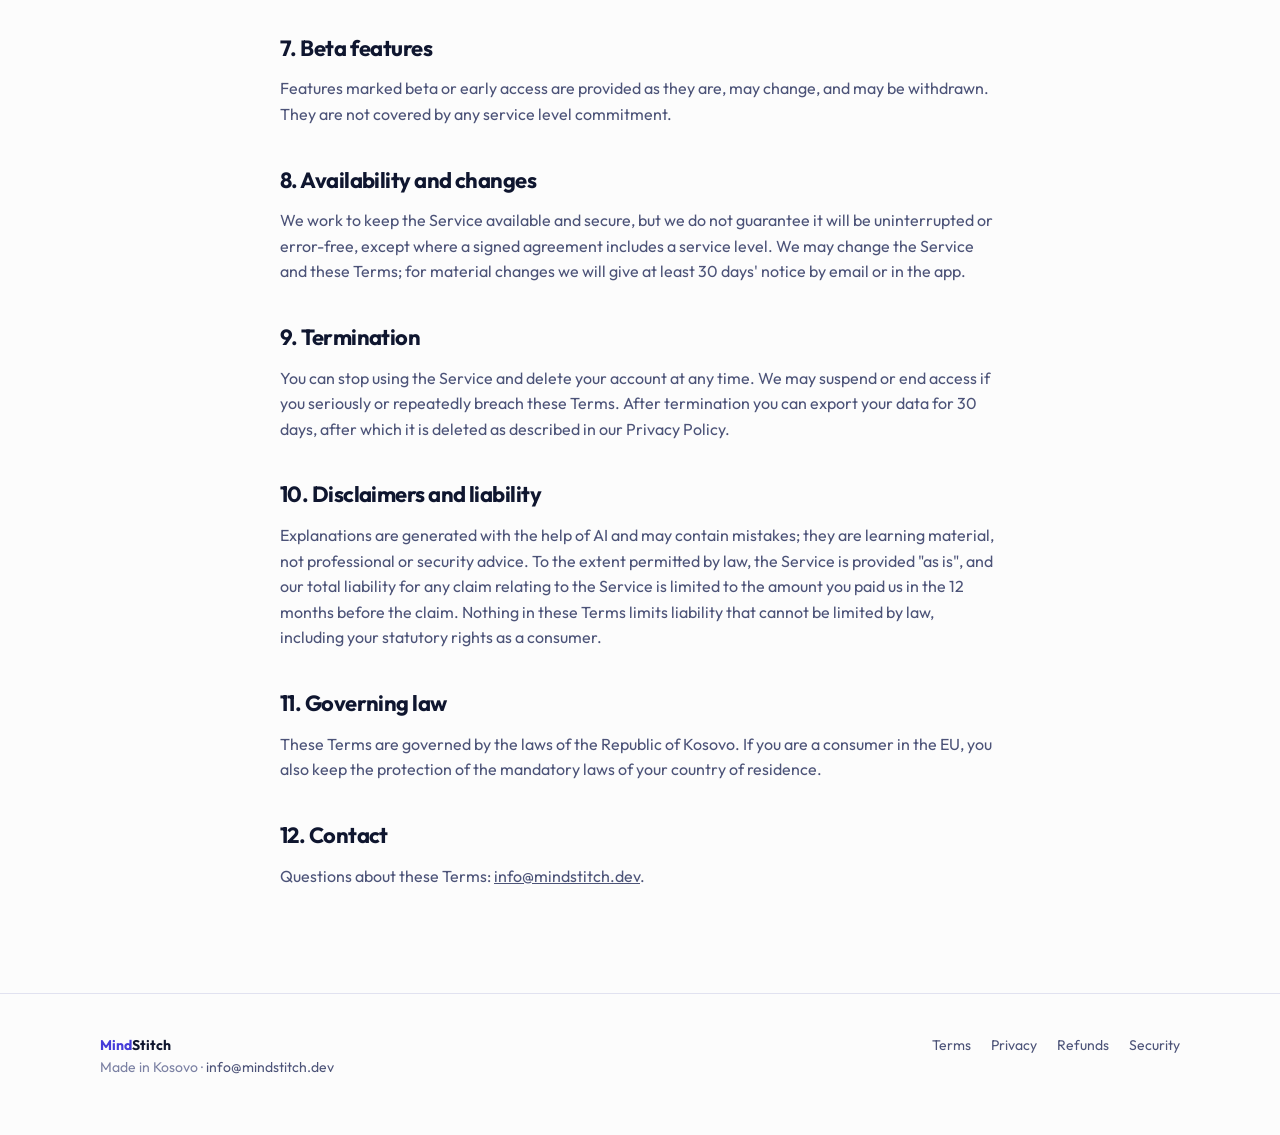
<file: terms.html>
<!doctype html>
<html lang="en">
<head>
  <meta charset="utf-8">
  <meta name="viewport" content="width=device-width, initial-scale=1">
  <title>Terms of Service · MindStitch</title>
  <meta name="description" content="Terms of Service for MindStitch.">
  <link rel="icon" type="image/png" href="/favicon.png">
  <link rel="apple-touch-icon" href="/apple-touch-icon.png">
  <meta name="theme-color" content="#0F162F">
  <link rel="stylesheet" href="/styles.css">
</head>
<body>
<header class="nav">
  <div class="wrap">
    <a class="brand" href="/" aria-label="MindStitch home">
      <picture>
        <source srcset="/assets/logo-mark-indigo.png" media="(prefers-color-scheme: light)">
        <img src="/assets/logo-mark.png" alt="" width="30" height="31">
      </picture>
      <span class="wm"><span class="m">Mind</span>Stitch</span>
    </a>
    <nav class="nav-links" aria-label="Main"><a href="/#pricing">Pricing</a><a class="btn btn-primary" href="mailto:info@mindstitch.dev?subject=MindStitch%20beta%20access">Join the beta</a></nav>
  </div>
</header>

<main class="legal">
  <div class="wrap narrow">
    <h1>Terms of Service</h1>
    <p class="updated">Last updated: October 7, 2026</p>
    <!-- DRAFT: remove this box after a lawyer has reviewed the text and the placeholders are filled. -->
    <div class="draft">Draft. These terms will be finalized before paid plans launch. Questions: <a href="mailto:info@mindstitch.dev">info@mindstitch.dev</a></div>

    <h2>1. Who we are</h2>
    <p>MindStitch ("MindStitch", "we", "us") is provided by <span class="ph">[Company legal name]</span>, registered in the Republic of Kosovo under number <span class="ph">[registration number]</span>, with its address at <span class="ph">[registered address]</span>. You can reach us at <a href="mailto:info@mindstitch.dev">info@mindstitch.dev</a>.</p>

    <h2>2. The service</h2>
    <p>MindStitch is software that explains programming concepts introduced into your code by AI coding tools. It consists of a Claude Code plugin, an editor extension, a web application and related APIs (together, the "Service"). By creating an account or using the Service, you agree to these Terms. If you use the Service on behalf of an organization, you confirm you are authorized to accept these Terms for it.</p>

    <h2>3. Accounts</h2>
    <ul>
      <li>You must give accurate information and keep your sign-in credentials and device tokens secure.</li>
      <li>You are responsible for activity under your account. Tell us promptly if you suspect unauthorized use.</li>
      <li>Organization owners and admins control their organization's members, roles and settings.</li>
    </ul>

    <h2>4. Your content and code</h2>
    <p>You keep all rights to your code and any content you submit ("Customer Content"). You give us a limited license to process Customer Content only to provide, secure and improve the Service, as described in our <a href="privacy.html">Privacy Policy</a>. We do not sell Customer Content, and we do not use it to train AI models. Generic concept explanations we write (for example, "what is CORS") contain no Customer Content and belong to us.</p>

    <h2>5. Acceptable use</h2>
    <p>You agree not to: break the law using the Service; try to access other customers' data; probe, scan or test the Service's security except through our responsible-disclosure process; overload or disrupt the Service; resell the Service without our written permission; or use it to build a competing product by copying it.</p>

    <h2>6. Plans, payment and taxes</h2>
    <p>Our order process is conducted by our online reseller Paddle.com. Paddle.com is the Merchant of Record for all our orders. Paddle provides all customer service inquiries and handles returns.</p>
    <ul>
      <li>Paid plans renew automatically at the end of each billing period until cancelled. You can cancel at any time; access continues until the end of the paid period.</li>
      <li>Seat-based plans are billed for members who used the plugin or extension during the billing month.</li>
      <li>Usage limits (such as live AI cards) are described on our <a href="/#pricing">pricing page</a>. When a limit is reached, the Service switches to catalog cards; we never charge overages without your consent.</li>
      <li>Refunds are handled as described in our <a href="refund.html">Refund Policy</a>.</li>
      <li>Enterprise plans are governed by a separate signed order form, which prevails over these Terms where they differ.</li>
    </ul>

    <h2>7. Beta features</h2>
    <p>Features marked beta or early access are provided as they are, may change, and may be withdrawn. They are not covered by any service level commitment.</p>

    <h2>8. Availability and changes</h2>
    <p>We work to keep the Service available and secure, but we do not guarantee it will be uninterrupted or error-free, except where a signed agreement includes a service level. We may change the Service and these Terms; for material changes we will give at least 30 days' notice by email or in the app.</p>

    <h2>9. Termination</h2>
    <p>You can stop using the Service and delete your account at any time. We may suspend or end access if you seriously or repeatedly breach these Terms. After termination you can export your data for 30 days, after which it is deleted as described in our Privacy Policy.</p>

    <h2>10. Disclaimers and liability</h2>
    <p>Explanations are generated with the help of AI and may contain mistakes; they are learning material, not professional or security advice. To the extent permitted by law, the Service is provided "as is", and our total liability for any claim relating to the Service is limited to the amount you paid us in the 12 months before the claim. Nothing in these Terms limits liability that cannot be limited by law, including your statutory rights as a consumer.</p>

    <h2>11. Governing law</h2>
    <p>These Terms are governed by the laws of the Republic of Kosovo. If you are a consumer in the EU, you also keep the protection of the mandatory laws of your country of residence.</p>

    <h2>12. Contact</h2>
    <p>Questions about these Terms: <a href="mailto:info@mindstitch.dev">info@mindstitch.dev</a>.</p>
  </div>
</main>

<footer>
  <div class="wrap">
    <div><strong style="color:var(--text)"><span style="color:var(--brand)">Mind</span>Stitch</strong><br>Made in Kosovo · <a href="mailto:info@mindstitch.dev">info@mindstitch.dev</a></div>
    <nav aria-label="Legal"><a href="terms.html">Terms</a><a href="privacy.html">Privacy</a><a href="refund.html">Refunds</a><a href="/.well-known/security.txt">Security</a></nav>
  </div>
</footer>
</body>
</html>
</file>
<file: styles.css>
/* MindStitch site styles. */
/* Self-hosted fonts (SIL OFL, see /fonts). No requests to Google. */
@font-face { font-family: "Outfit"; font-style: normal; font-weight: 100 900; font-display: swap;
  src: url("/fonts/outfit-latin.woff2") format("woff2");
  unicode-range: U+0000-00FF, U+0131, U+0152-0153, U+02BB-02BC, U+02C6, U+02DA, U+02DC, U+0304, U+0308, U+0329, U+2000-206F, U+20AC, U+2122, U+2191, U+2193, U+2212, U+2215, U+FEFF, U+FFFD; }
@font-face { font-family: "Outfit"; font-style: normal; font-weight: 100 900; font-display: swap;
  src: url("/fonts/outfit-latin-ext.woff2") format("woff2");
  unicode-range: U+0100-02BA, U+02BD-02C5, U+02C7-02CC, U+02CE-02D7, U+02DD-02FF, U+0304, U+0308, U+0329, U+1D00-1DBF, U+1E00-1E9F, U+1EF2-1EFF, U+2020, U+20A0-20AB, U+20AD-20C0, U+2113, U+2C60-2C7F, U+A720-A7FF; }
@font-face { font-family: "JetBrains Mono"; font-style: normal; font-weight: 500; font-display: swap;
  src: url("/fonts/jetbrains-mono-500.woff2") format("woff2"); }

/* MindStitch brand: navy #0F162F, navy-2 #1A1E51, indigo #443CD9, lavender #7A81F9, coral #FB654C, white #FCFCFC */
:root {
  --bg: #0F162F;
  --bg-2: #131a3a;
  --surface: #161e40;
  --surface-2: #1d2552;
  --border: rgba(122, 129, 249, 0.18);
  --text: #FCFCFC;
  --muted: #9AA0C7;
  --faint: #737aa6;
  --brand: #7A81F9;          /* "Mind", links, chips */
  --coral: #FB654C;          /* the stitch: highlights */
  --accent: #7A81F9;
  --accent-ink: #0F162F;
  --accent-soft: rgba(122, 129, 249, 0.14);
  --coral-soft: rgba(251, 101, 76, 0.10);
  --warn: #fbbf24;
  --radius: 14px;
  --sans: "Outfit", ui-sans-serif, system-ui, -apple-system, "Segoe UI", Roboto, Arial, sans-serif;
  --mono: "JetBrains Mono", ui-monospace, "SF Mono", "Cascadia Code", Menlo, Consolas, monospace;
  color-scheme: dark;
}
@media (prefers-color-scheme: light) {
  :root {
    --bg: #FCFCFC;
    --bg-2: #f3f3fb;
    --surface: #ffffff;
    --surface-2: #f1f1fa;
    --border: #e1e2f0;
    --text: #0F162F;
    --muted: #4c5378;
    --faint: #7b81a3;
    --brand: #443CD9;
    --coral: #e8492f;
    --accent: #443CD9;
    --accent-ink: #ffffff;
    --accent-soft: rgba(68, 60, 217, 0.08);
    --coral-soft: rgba(232, 73, 47, 0.08);
    --warn: #b45309;
    color-scheme: light;
  }
}

* { box-sizing: border-box; }
html { scroll-behavior: smooth; }
@media (prefers-reduced-motion: reduce) { html { scroll-behavior: auto; } }
body {
  margin: 0;
  background: var(--bg);
  color: var(--text);
  font: 16px/1.6 var(--sans);
  -webkit-font-smoothing: antialiased;
}
a { color: inherit; }
img, svg { display: block; max-width: 100%; }
code, kbd, .mono { font-family: var(--mono); font-size: 0.92em; }

.wrap { width: 100%; max-width: 1120px; margin: 0 auto; padding: 0 20px; }
.narrow { max-width: 760px; }

/* Grid children may shrink below their content (keeps code blocks from widening the page) */
.hero .wrap > *, .debt > *, .sample > *, .grid-2 > *, .grid-3 > *, .pricing > * { min-width: 0; }

/* Nav */
.nav {
  position: sticky; top: 0; z-index: 10;
  background: color-mix(in srgb, var(--bg) 82%, transparent);
  backdrop-filter: blur(10px);
  border-bottom: 1px solid var(--border);
}
.nav .wrap { display: flex; align-items: center; justify-content: space-between; height: 64px; gap: 16px; }
.brand { display: flex; align-items: center; gap: 10px; text-decoration: none; font-weight: 650; letter-spacing: -0.01em; }
.brand svg { width: 28px; height: 28px; }
.nav-links { display: flex; align-items: center; gap: 24px; }
.nav-links a { text-decoration: none; color: var(--muted); font-size: 15px; }
.nav-links a:hover { color: var(--text); }
@media (max-width: 720px) { .nav-links a:not(.btn) { display: none; } }

/* Buttons */
.btn {
  display: inline-flex; align-items: center; gap: 8px;
  padding: 10px 18px; border-radius: 10px;
  font: 600 15px/1 var(--sans); text-decoration: none;
  border: 1px solid var(--border); background: var(--surface); color: var(--text);
  transition: transform .15s ease, border-color .15s ease, background .15s ease;
}
.btn:hover { border-color: var(--faint); }
.btn:focus-visible, a:focus-visible { outline: 2px solid var(--accent); outline-offset: 3px; }
.btn-primary { background: var(--accent); color: var(--accent-ink); border-color: transparent; }
.btn-primary:hover { transform: translateY(-1px); border-color: transparent; }
.nav .btn { padding: 8px 14px; font-size: 14px; }

/* Hero */
.hero { padding: 88px 0 72px; position: relative; overflow: hidden; }
.hero::before {
  content: ""; position: absolute; inset: -40% -10% auto; height: 620px; pointer-events: none;
  background: radial-gradient(640px 340px at 75% 20%, rgba(68,60,217,.35), transparent 65%);
}
.hero .wrap { display: grid; grid-template-columns: 1.05fr 1fr; gap: 56px; align-items: center; position: relative; }
@media (max-width: 920px) { .hero .wrap { grid-template-columns: 1fr; gap: 40px; } .hero { padding-top: 56px; } }
.eyebrow {
  display: inline-flex; align-items: center; gap: 8px;
  font: 500 13px/1 var(--mono); color: var(--coral);
  background: var(--coral-soft); border: 1px solid color-mix(in srgb, var(--coral) 35%, transparent);
  padding: 7px 14px; border-radius: 999px; margin-bottom: 22px;
}
h1 { font-size: clamp(38px, 5.6vw, 64px); line-height: 1.03; letter-spacing: -0.035em; margin: 0 0 20px; font-weight: 600; }
h1 .l { color: var(--brand); }
h1 .c { color: var(--coral); }
.lede { font-size: 19px; color: var(--muted); margin: 0 0 30px; max-width: 34em; }
.cta-row { display: flex; flex-wrap: wrap; gap: 12px; align-items: center; }
.small { font-size: 14px; color: var(--faint); }
.cta-row .small { width: 100%; margin-top: 6px; }

/* Terminal */
.terminal {
  background: #0b1027; color: #dfe2f5;
  border: 1px solid #262e5c; border-radius: var(--radius);
  box-shadow: 0 30px 80px -30px rgba(0,0,0,.6);
  font: 13.5px/1.65 var(--mono); overflow: hidden;
}
.term-bar { display: flex; align-items: center; gap: 7px; padding: 12px 14px; border-bottom: 1px solid #1f2650; }
.term-bar span { width: 11px; height: 11px; border-radius: 50%; background: #2a3263; }
.term-bar b { margin-left: 10px; font-weight: 500; color: #7c8396; font-size: 12px; }
.term-body { padding: 16px 18px 20px; min-height: 340px; word-break: break-word; }
.term-body .t-line { white-space: pre-wrap; }
.t-line { opacity: 0; transform: translateY(4px); transition: opacity .35s ease, transform .35s ease; }
.t-line.on { opacity: 1; transform: none; }
.t-dim { color: #7880ad; }
.t-user { color: #e8eaf0; }
.t-ok { color: #86efac; }
.t-add { color: #86efac; }
.t-card {
  margin-top: 10px; border-left: 2px solid #FB654C; padding: 8px 0 8px 14px;
  background: linear-gradient(90deg, rgba(251,101,76,.10), transparent 70%);
}
.t-card .t-title { color: #FB654C; font-weight: 600; }
.t-link { color: #9da3ff; text-decoration: underline; text-underline-offset: 3px; }

/* Sections */
section { padding: 88px 0; }
section.alt { background: var(--bg-2); border-top: 1px solid var(--border); border-bottom: 1px solid var(--border); }
.kicker { font: 500 13px/1 var(--mono); color: var(--coral); text-transform: uppercase; letter-spacing: .08em; margin-bottom: 14px; }
h2 { font-size: clamp(28px, 3.6vw, 40px); line-height: 1.12; letter-spacing: -0.025em; margin: 0 0 16px; }
h3 { font-size: 19px; letter-spacing: -0.01em; margin: 0 0 8px; }
.section-lede { color: var(--muted); font-size: 18px; max-width: 40em; margin: 0 0 48px; }

.grid-3 { display: grid; grid-template-columns: repeat(3, 1fr); gap: 20px; }
.grid-2 { display: grid; grid-template-columns: repeat(2, 1fr); gap: 20px; }
@media (max-width: 860px) { .grid-3, .grid-2 { grid-template-columns: 1fr; } }

.panel {
  background: var(--surface); border: 1px solid var(--border); border-radius: var(--radius);
  padding: 26px;
}
.panel p { color: var(--muted); margin: 0; }
.step-num {
  display: inline-grid; place-items: center; width: 32px; height: 32px; border-radius: 9px;
  background: var(--accent-soft); color: var(--accent); font: 700 14px/1 var(--mono); margin-bottom: 16px;
}

/* Problem stat */
.debt { display: grid; grid-template-columns: 1fr 1fr; gap: 48px; align-items: center; }
@media (max-width: 860px) { .debt { grid-template-columns: 1fr; } }
.debt p { color: var(--muted); font-size: 17px; }
.meter { background: var(--surface); border: 1px solid var(--border); border-radius: var(--radius); padding: 26px; }
.meter-row { display: flex; justify-content: space-between; font-size: 14px; color: var(--muted); margin: 0 0 8px; }
.meter-row b { color: var(--text); font-family: var(--mono); font-weight: 600; }
.bar { height: 10px; border-radius: 99px; background: var(--surface-2); overflow: hidden; margin-bottom: 22px; }
.bar i { display: block; height: 100%; border-radius: 99px; background: var(--faint); }
.bar.accent i { background: var(--accent); }
.meter .note { font-size: 13px; color: var(--faint); margin: 0; }

/* Sample card */
.sample { display: grid; grid-template-columns: 1fr 1.1fr; gap: 48px; align-items: center; }
@media (max-width: 860px) { .sample { grid-template-columns: 1fr; } }
.card {
  background: var(--surface); border: 1px solid var(--border); border-radius: var(--radius); padding: 24px;
  box-shadow: 0 20px 60px -30px rgba(0,0,0,.45);
}
.card-head { display: flex; justify-content: space-between; align-items: center; gap: 12px; margin-bottom: 12px; }
.chip { font: 600 12px/1 var(--mono); padding: 6px 10px; border-radius: 99px; background: var(--surface-2); color: var(--muted); border: 1px solid var(--border); }
.chip.new { background: var(--coral-soft); color: var(--coral); border-color: transparent; }
.card h3 { font-size: 20px; }
.card p { color: var(--muted); margin: 0 0 16px; }
.why { border-left: 2px solid var(--coral); background: var(--coral-soft); border-radius: 0 10px 10px 0; padding: 12px 14px; margin-bottom: 16px; }
.why strong { display: block; font-size: 13px; color: var(--coral); margin-bottom: 4px; font-family: var(--mono); }
.why p { margin: 0; color: var(--text); font-size: 15px; }
.snippet { background: #0b1027; color: #dfe2f5; border-radius: 10px; padding: 14px; font: 13px/1.6 var(--mono); overflow-x: auto; margin-bottom: 16px; border: 1px solid #1f2650; }
.snippet .c { color: #7880ad; }
.snippet .k { color: #9da3ff; }
.snippet .s { color: #86efac; }
.card-actions { display: flex; flex-wrap: wrap; gap: 8px; }
.card-actions span { font-size: 13px; padding: 7px 12px; border-radius: 8px; border: 1px solid var(--border); color: var(--muted); }
.card-actions span.primary { background: var(--accent); color: var(--accent-ink); border-color: transparent; font-weight: 600; }

.checklist { list-style: none; padding: 0; margin: 0; display: grid; gap: 14px; }
.checklist li { display: grid; grid-template-columns: 22px 1fr; gap: 12px; color: var(--muted); }
.checklist li::before {
  content: ""; width: 18px; height: 18px; margin-top: 4px; border-radius: 6px;
  background: var(--accent-soft) url("data:image/svg+xml,%3Csvg xmlns='http://www.w3.org/2000/svg' viewBox='0 0 16 16'%3E%3Cpath d='M4 8.5l2.5 2.5L12 5.5' fill='none' stroke='%237A81F9' stroke-width='2' stroke-linecap='round' stroke-linejoin='round'/%3E%3C/svg%3E") center/14px no-repeat;
}
.checklist b { color: var(--text); font-weight: 600; }

/* Pricing */
.pricing { display: grid; grid-template-columns: repeat(5, 1fr); gap: 14px; }
@media (max-width: 1080px) { .pricing { grid-template-columns: repeat(3, 1fr); } }
@media (max-width: 720px) { .pricing { grid-template-columns: 1fr; } }
.plan { background: var(--surface); border: 1px solid var(--border); border-radius: var(--radius); padding: 22px; display: flex; flex-direction: column; }
.plan.featured { border-color: var(--accent); box-shadow: 0 0 0 1px var(--accent) inset; }
.plan h3 { font-size: 16px; margin-bottom: 4px; }
.plan .who { font-size: 13px; color: var(--faint); margin: 0 0 16px; min-height: 2.6em; }
.price { font-size: 30px; font-weight: 700; letter-spacing: -0.02em; line-height: 1.1; }
.price small { font-size: 13px; font-weight: 500; color: var(--muted); letter-spacing: 0; }
.price-note { font-size: 12.5px; color: var(--faint); margin: 6px 0 18px; min-height: 2.6em; }
.plan ul { list-style: none; padding: 0; margin: 0; display: grid; gap: 9px; font-size: 14px; color: var(--muted); }
.plan li { padding-left: 18px; position: relative; }
.plan li::before { content: "✓"; position: absolute; left: 0; color: var(--coral); font-weight: 700; }
.badge { align-self: flex-start; font: 600 11px/1 var(--mono); padding: 5px 8px; border-radius: 6px; background: var(--accent); color: var(--accent-ink); margin-bottom: 12px; }
.pricing-foot { margin-top: 22px; font-size: 14px; color: var(--faint); }

/* FAQ */
details { border-bottom: 1px solid var(--border); padding: 18px 0; }
details:first-of-type { border-top: 1px solid var(--border); }
summary { cursor: pointer; font-weight: 600; list-style: none; display: flex; justify-content: space-between; gap: 16px; }
summary::-webkit-details-marker { display: none; }
summary::after { content: "+"; color: var(--faint); font-family: var(--mono); font-size: 20px; line-height: 1; }
details[open] summary::after { content: "–"; }
details p { color: var(--muted); margin: 12px 0 0; }

/* Final CTA */
.final { text-align: center; }
.final .section-lede { margin-left: auto; margin-right: auto; }
.final .cta-row { justify-content: center; }

/* Footer */
footer { border-top: 1px solid var(--border); padding: 40px 0 56px; color: var(--faint); font-size: 14px; }
footer .wrap { display: flex; flex-wrap: wrap; justify-content: space-between; gap: 24px; }
footer nav { display: flex; flex-wrap: wrap; gap: 20px; }
footer a { text-decoration: none; color: var(--muted); }
footer a:hover { color: var(--text); }

/* Legal pages */
.legal { padding: 64px 0 88px; }
.legal h1 { font-size: clamp(32px, 4vw, 44px); }
.legal h2 { font-size: 22px; margin: 40px 0 10px; }
.legal p, .legal li { color: var(--muted); }
.legal ul { padding-left: 20px; }
.legal table { width: 100%; border-collapse: collapse; font-size: 14px; margin: 12px 0; display: block; overflow-x: auto; }
.legal th, .legal td { text-align: left; padding: 10px 12px; border-bottom: 1px solid var(--border); vertical-align: top; }
.legal th { color: var(--text); }
.legal .updated { color: var(--faint); font-size: 14px; margin-top: -8px; }
.draft {
  border: 1px dashed var(--warn); color: var(--warn); border-radius: 10px;
  padding: 12px 14px; font-size: 14px; margin: 20px 0 8px;
}
.ph { background: rgba(251,191,36,.15); color: var(--warn); padding: 0 4px; border-radius: 4px; }

/* Fixes */
.nav-links a.btn-primary, .nav-links a.btn-primary:hover { color: var(--accent-ink); }
@media (max-width: 520px) { .terminal { font-size: 12px; } .term-body { padding: 14px; } }

/* Brand pieces */
.brand img { width: 30px; height: auto; }
.brand .wm { font-weight: 700; font-size: 20px; letter-spacing: -0.02em; }
.brand .wm .m { color: var(--brand); }
.stitch { margin: 34px 0 0; width: 100%; max-width: 360px; height: 24px; display: block; }
.stitch path { stroke: var(--coral); stroke-width: 3; fill: none; stroke-linecap: round; stroke-dasharray: 8 9; animation: sew 3s linear infinite; }
.stitch circle { fill: var(--coral); }
@keyframes sew { to { stroke-dashoffset: -68; } }
@media (prefers-reduced-motion: reduce) { .stitch path { animation: none; } }
.hero .lede { margin-top: 4px; }
</file>
